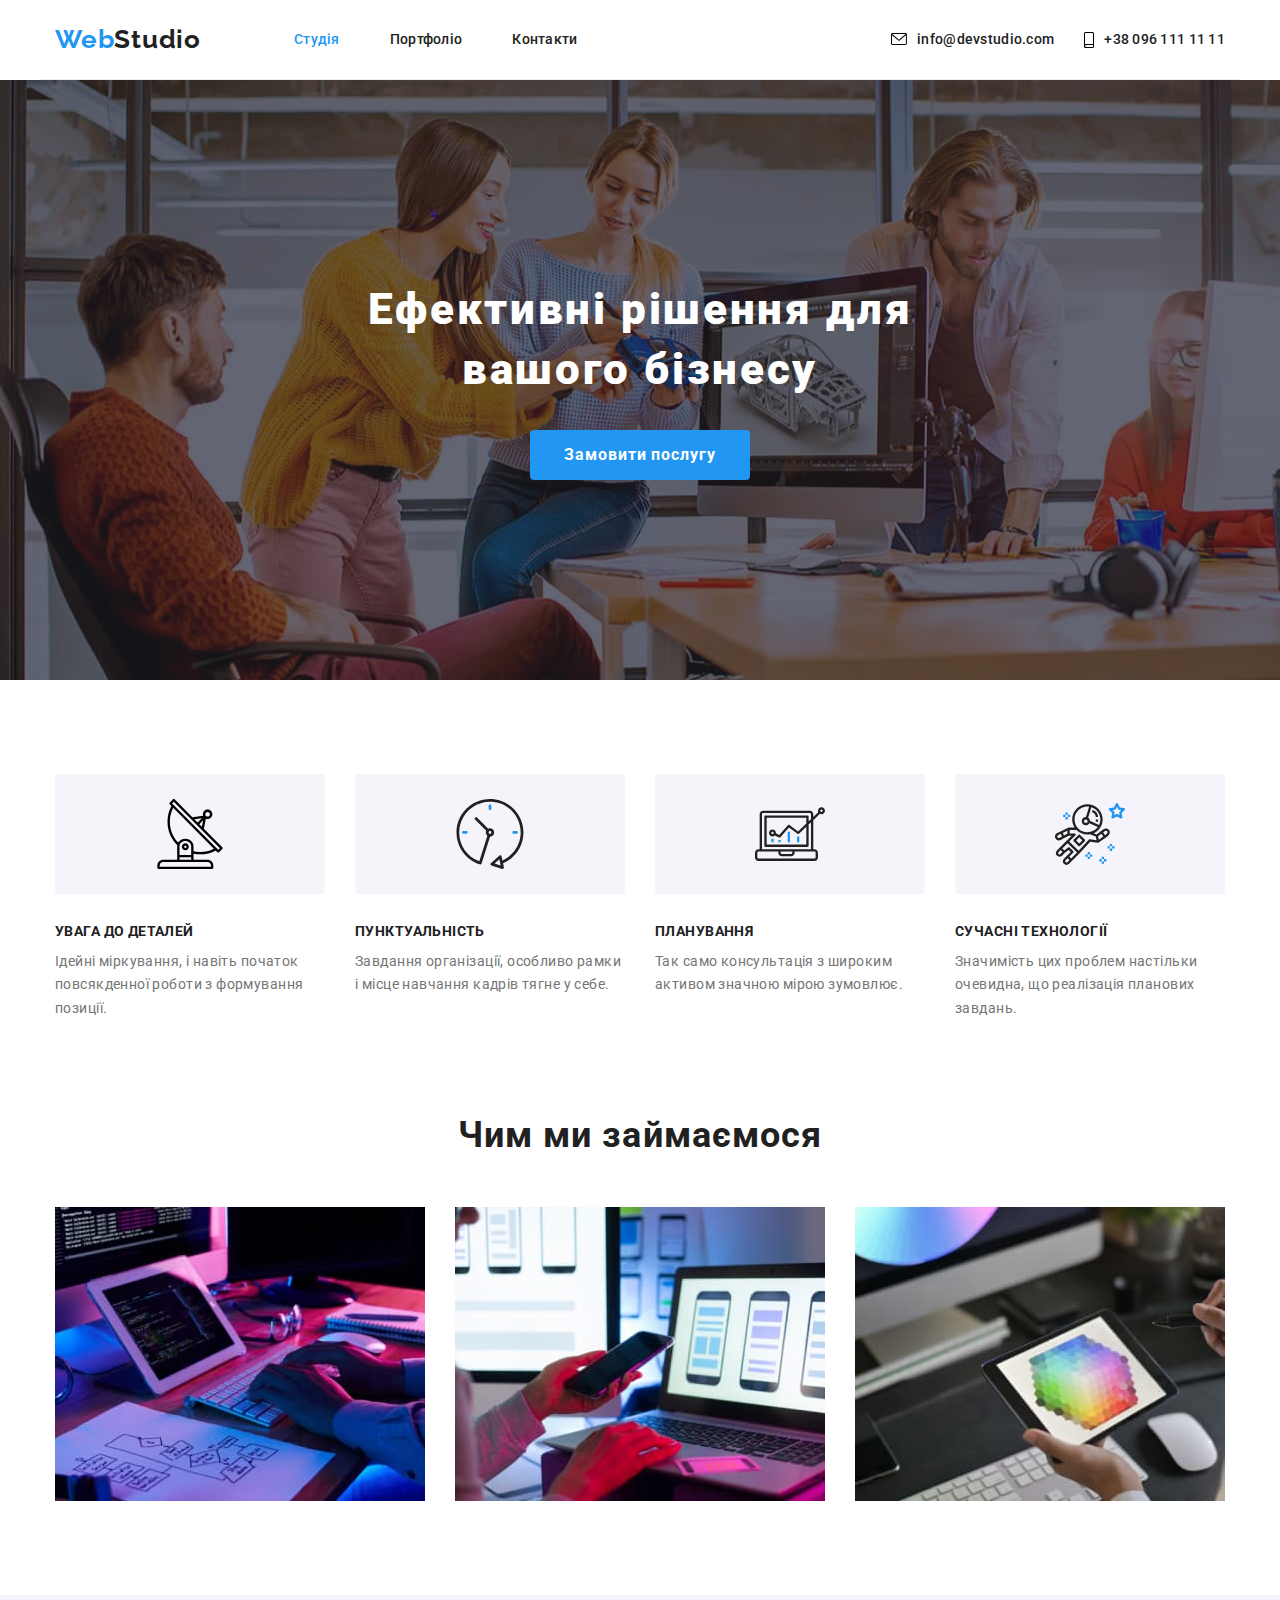
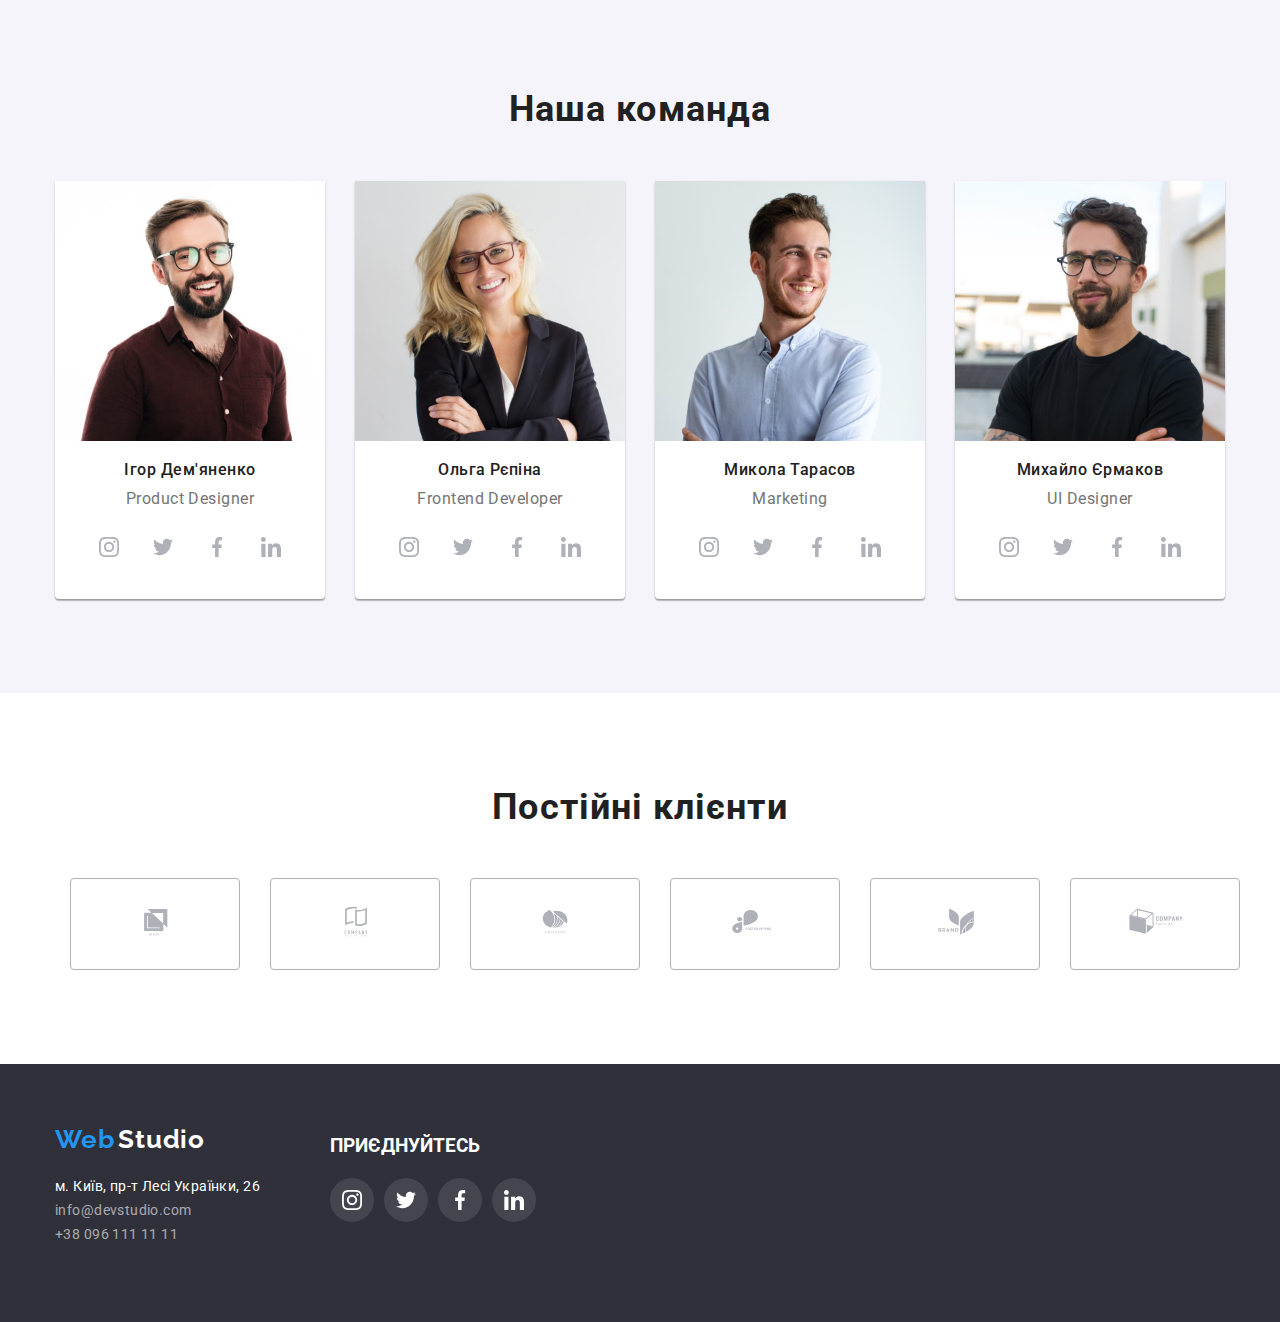
<file: index.html>
<!DOCTYPE html>
<html lang="uk">

<head>
  <meta charset="UTF-8" />
  <meta http-equiv="X-UA-Compatible" content="IE=edge" />
  <meta name="viewport" content="width=device-width, initial-scale=1.0" />
  <title>Студія</title>
  <link rel="preconnect" href="https://fonts.googleapis.com" />
  <link rel="preconnect" href="https://fonts.gstatic.com" crossorigin />
  <link href="https://fonts.googleapis.com/css2?family=Raleway:wght@700&family=Roboto:wght@400;500;700;900&display=swap"
    rel="stylesheet" />
  <link rel="stylesheet"
    href="https://cdnjs.cloudflare.com/ajax/libs/modern-normalize/1.1.0/modern-normalize.min.css" />
  <link rel="stylesheet" href="./css/styles.css" />
</head>

<body>
  <header>
    <div class="container header">
      <a href="/" class="logo"> <span class="logo-title">Web</span>Studio </a>
      <nav>
        <ul class="site-nav list">
          <li class="item"><a href="./index.html" class="link current">Студія</a></li>
          <li class="item"><a href="./portfolio.html" class="link">Портфоліо</a></li>
          <li class="item"><a href="" class="link">Контакти</a></li>
        </ul>
      </nav>
      <ul class="auth-nav list">
        <li class="item-auth-nav">

          <a href="mailto:info@devstudio.com" class="link"><svg class="icon-clients-nav" width="16" height="12">
              <use href="./images/SVG/icons/symbol-defs.svg#icon-mail">
              </use>
            </svg>
            info@devstudio.com</a>
        </li>
        <li class="item-auth-nav">

        </li>
        <li class="item-auth-nav">

          <a class="link" href="tel:+380961111111"> <svg class="icon-clients-nav" width="10" height="16">
              <use href="./images/SVG/icons/symbol-defs.svg#icon-tel">
              </use>
            </svg> +38 096 111 11 11</a>
        </li>
      </ul>
    </div>
  </header>
  <main>
    <!-- Головний баннер -->
    <section class="section-hero">
      <div class="container hero">
        <h1 class="hero-title">Ефективні рішення для <br> вашого бізнесу</h1>
        <button type="button" class="hero-button">Замовити послугу</button>
      </div>
    </section>


    <!-- preferens -->
    <section class="section-preferens">
      <div class="container preferens">
        <h2 class="visually-hidden">Наші переваги</h2>
        <ul class="list-item">
          <li class="itempr item-1">
            <div class="icon-preferens">
              <svg class="preferens-svg" width="70" height="70">
                <use href="./images/SVG/icons/symbol-defs.svg#icon-Group-1"></use>
              </svg>
            </div>
            <h3 class="title-preferens">УВАГА ДО ДЕТАЛЕЙ</h3>
            <p class="p-preferens">
              Ідейні міркування, і навіть початок повсякденної роботи з формування позиції.
            </p>
          </li>
          <li class="itempr item-2">
            <div class="icon-preferens">
              <svg class="preferens-svg" width="70" height="70">
                <use href="./images/SVG/icons/symbol-defs.svg#icon-Group-2"></use>
              </svg>
            </div>
            <h3 class="title-preferens">ПУНКТУАЛЬНІСТЬ</h3>
            <p class="p-preferens">
              Завдання організації, особливо рамки і місце навчання кадрів тягне у себе.
            </p>
          </li>
          <li class="itempr item-3">
            <div class="icon-preferens">
              <svg class="preferens-svg" width="70" height="70">
                <use href="./images/SVG/icons/symbol-defs.svg#icon-Group-3"></use>
              </svg>
            </div>
            <h3 class="title-preferens">ПЛАНУВАННЯ</h3>
            <p class="p-preferens">
              Так само консультація з широким активом значною мірою зумовлює.
            </p>
          </li>
          <li class="itempr item-4">
            <div class="icon-preferens">
              <svg class="preferens-svg" width="70" height="70">
                <use href="./images/SVG/icons/symbol-defs.svg#icon-Group-4"></use>
              </svg>
            </div>
            <h3 class="title-preferens">СУЧАСНІ ТЕХНОЛОГІЇ</h3>
            <p class="p-preferens">
              Значимість цих проблем настільки очевидна, що реалізація планових завдань.
            </p>
          </li>
        </ul>
      </div>
    </section>

    <!-- Зразки роботи -->
    <section class="section-examples">
      <div class="container examples">
        <h2 class="title-examples">Чим ми займаємося</h2>
        <ul class="list-examples">
          <li class="link-examples"><img src="./images/box1.jpg" alt="box1" width="370" height="294" /></li>
          <li class="link-examples"><img src="./images/box2.jpg" alt="box2" width="370" height="294" /></li>
          <li class="link-examples"><img src="./images/box3.jpg" alt="box3" width="370" height="294" /></li>
        </ul>
      </div>
    </section>

    <!-- team -->
    <section class="section-team">

      <h2 class="title-examples">Наша команда</h2>
      <div class="container team">
        <ul class="list-team">
          <li class="link-team">
            <img src="./images/team1.jpg" alt="t1" width="270" height="260" />
            <h3 class="team-title">Ігор Дем'яненко</h3>
            <p class="p-team">Product Designer</p>
            <ul class="action">
              <li class="action-link"><a href="https://www.instagram.com" target="_blank"
                  rel="noreferrer noopener nooferrer" class="link-action">
                  <svg class="social-icon" width="20" height="20">
                    <use href="./images/SVG/icons/symbol-defs.svg#icon-instagram">
                    </use>
                  </svg>
                </a>
              </li>
              <li class="action-link"><a href="https://www.twitter.com/" target="_blank"
                  rel="noreferrer noopener nooferrer" class="link-action">
                  <svg class="social-icon" width="20" height="20">
                    <use href="./images/SVG/icons/symbol-defs.svg#icon-twitter">
                    </use>
                  </svg>
                </a>
              </li>
              <li class="action-link"><a href="https://www.facebook.com/" target="_blank"
                  rel="noreferrer noopener nooferrer" class="link-action">
                  <svg class="social-icon" width="20" height="20">
                    <use href="./images/SVG/icons/symbol-defs.svg#icon-facebook">
                    </use>
                  </svg>
                </a>
              </li>
              <li class="action-link"><a href="https://www.linkedin.com/" target="_blank"
                  rel="noreferrer noopener nooferrer" class="link-action">
                  <svg class="social-icon" width="20" height="20">
                    <use href="./images/SVG/icons/symbol-defs.svg#icon-linkedin">
                    </use>
                  </svg>
                </a>
              </li>
            </ul>
          </li>

          <li class="link-team">
            <img src="./images/team2.jpg" alt="t2" width="270" height="260" />
            <h3 class="team-title">Ольга Рєпіна</h3>
            <p class="p-team">Frontend Developer</p>
            <ul class="action">
              <li><a href="https://www.instagram.com" target="_blank" rel="noreferrer noopener nooferrer"
                  class="link-action">
                  <svg class="social-icon" width="20" height="20">
                    <use href="./images/SVG/icons/symbol-defs.svg#icon-instagram">
                    </use>
                  </svg>
                </a>
              </li>
              <li>
                <a href="https://www.twitter.com/" target="_blank" rel="noreferrer noopener nooferrer"
                  class="link-action">
                  <svg class="social-icon" width="20" height="20">
                    <use href="./images/SVG/icons/symbol-defs.svg#icon-twitter">
                    </use>
                  </svg>
                </a>
              </li>
              <li>
                <a href="https://www.facebook.com/" target="_blank" rel="noreferrer noopener nooferrer"
                  class="link-action">
                  <svg class="social-icon" width="20" height="20">
                    <use href="./images/SVG/icons/symbol-defs.svg#icon-facebook">
                    </use>
                  </svg>
                </a>
              </li>
              <li>
                <a href="https://www.linkedin.com/" target="_blank" rel="noreferrer noopener nooferrer"
                  class="link-action">
                  <svg class="social-icon" width="20" height="20">
                    <use href="./images/SVG/icons/symbol-defs.svg#icon-linkedin">
                    </use>
                  </svg>
                </a>
              </li>
            </ul>

          </li>
          <li class="link-team">
            <img src="./images/team3.jpg" alt="t3" width="270" height="260" />
            <h3 class="team-title">Микола Тарасов</h3>
            <p class="p-team">Marketing</p>
            <ul class="action">
              <li><a href="https://www.instagram.com" target="_blank" rel="noreferrer noopener nooferrer"
                  class="link-action">
                  <svg class="social-icon" width="20" height="20">
                    <use href="./images/SVG/icons/symbol-defs.svg#icon-instagram">
                    </use>
                  </svg>
                </a>
              </li>
              <li>
                <a href="https://www.twitter.com/" target="_blank" rel="noreferrer noopener nooferrer"
                  class="link-action">
                  <svg class="social-icon" width="20" height="20">
                    <use href="./images/SVG/icons/symbol-defs.svg#icon-twitter">
                    </use>
                  </svg>
                </a>
              </li>
              <li>
                <a href="https://www.facebook.com/" target="_blank" rel="noreferrer noopener nooferrer"
                  class="link-action">
                  <svg class="social-icon" width="20" height="20">
                    <use href="./images/SVG/icons/symbol-defs.svg#icon-facebook">
                    </use>
                  </svg>
                </a>
              </li>
              <li>
                <a href="https://www.linkedin.com/" target="_blank" rel="noreferrer noopener nooferrer"
                  class="link-action">
                  <svg class="social-icon" width="20" height="20">
                    <use href="./images/SVG/icons/symbol-defs.svg#icon-linkedin">
                    </use>
                  </svg>
                </a>
              </li>
            </ul>
          </li>

          <li class="link-team">
            <img src="./images/team4.jpg" alt="t4" width="270" height="260" />
            <h3 class="team-title">Михайло Єрмаков</h3>
            <p class="p-team">UI Designer</p>
            <ul class="action">
              <li class="social-item">
                <a href="https://www.instagram.com" target="_blank" rel="noreferrer noopener nooferrer"
                  class="link-action">
                  <svg class="social-icon" width="20" height="20">
                    <use href="./images/SVG/icons/symbol-defs.svg#icon-instagram">
                    </use>
                  </svg>
                </a>
              </li>
              <li class="social-item">
                <a href="https://www.twitter.com/" target="_blank" rel="noreferrer noopener nooferrer"
                  class="link-action">
                  <svg class="social-icon" width="20" height="20">
                    <use href="./images/SVG/icons/symbol-defs.svg#icon-twitter">
                    </use>
                  </svg>
                </a>
              </li>
              <li class="social-item">
                <a href="https://www.facebook.com/" target="_blank" rel="noreferrer noopener nooferrer"
                  class="link-action">
                  <svg class="social-icon" width="20" height="20">
                    <use href="./images/SVG/icons/symbol-defs.svg#icon-facebook">
                    </use>
                  </svg>
                </a>
              </li>
              <li class="social-item">
                <a href="https://www.linkedin.com/" target="_blank" rel="noreferrer noopener nooferrer"
                  class="link-action">
                  <svg class="social-icon" width="20" height="20">
                    <use href="./images/SVG/icons/symbol-defs.svg#icon-linkedin">
                    </use>
                  </svg>
                </a>
              </li>
            </ul>
          </li>
        </ul>
      </div>
    </section>

    <!-- Клієнти -->
    <section class="sectio-clients">
      <div class="container clients">
        <h2 class="title-clients">Постійні клієнти</h2>
        <ul class="link-clients">
          <li class="item-clients">
            <a class="li-clients" href="#" target="_blank" rel="noopener noreferrer nofollow">
              <svg class="icon-clients" width="106" height="60">
                <use href="./images/SVG/icons/symbol-defs.svg#icon-Client-1"></use>
              </svg>
            </a>
          </li>
          <li class="item-clients">
            <a class="li-clients" href="#" target="_blank" rel="noopener noreferrer nofollow">
              <svg class="icon-clients" width="106" height="60">
                <use href="./images/SVG/icons/symbol-defs.svg#icon-Client-2"></use>
              </svg>
            </a>
          </li>
          <li class="item-clients">
            <a class="li-clients" href="#" target="_blank" rel="noopener noreferrer nofollow">
              <svg class="icon-clients" width="106" height="60">
                <use href="./images/SVG/icons/symbol-defs.svg#icon-Client-3"></use>
              </svg>
            </a>
          </li>
          <li class="item-clients">
            <a class="li-clients" href="#" target="_blank" rel="noopener noreferrer nofollow">
              <svg class="icon-clients" width="106" height="60">
                <use href="./images/SVG/icons/symbol-defs.svg#icon-Client-4"></use>
              </svg>
            </a>
          </li>
          <li class="item-clients">
            <a class="li-clients" href="#" target="_blank" rel="noopener noreferrer nofollow">
              <svg class="icon-clients" width="106" height="60">
                <use href="./images/SVG/icons/symbol-defs.svg#icon-Client-5"></use>
              </svg>
            </a>
          </li>
          <li class="item-clients">
            <a class="li-clients" href="#" target="_blank" rel="noopener noreferrer nofollow">
              <svg class="icon-clients" width="106" height="60">
                <use href="./images/SVG/icons/symbol-defs.svg#icon-Client-6"></use>
              </svg>
            </a>
          </li>
        </ul>
      </div>

    </section>

  </main>

  <footer class="footer">
    <div class="container footblock">
      <div class="footer-adress">
        <a href="/" class="logo-footer"> <span class="logo-title">Web</span> <span class="footer-logo">Studio</span></a>
        <address>
          <ul class="list-footer">
            <li class="link-footer">
              <a href="https://goo.gl/maps/RN6VaMhkWxTvhAsJA" target="_blank" rel="noopener noreferrer nofollow">
                <span class="geo">м. Київ, пр-т Лесі Українки, 26</span> </a>
            </li>
            <li class="link-footer"><a href="mailto:info@devstudio.com">info@devstudio.com</a></li>
            <li class="link-footer"><a href="tel:380961111111">+38 096 111 11 11</a></li>
          </ul>
        </address>
      </div>
      <div class="footlist">
        <h3 class="title-footer">ПРИЄДНУЙТЕСЬ</h3>
        <ul class="footer-list">
          <li class="footer-link">
            <a href="https://www.instagram.com" target="_blank" rel="noreferrer noopener nooferrer"
              class="link-action-footer">
              <svg class="social-icon-footer" width="20" height="20">
                <use href="./images/SVG/icons/symbol-defs.svg#icon-instagram">
                </use>
              </svg>
            </a>
          </li>
          <li class="footer-link">
            <a href="https://www.twitter.com/" target="_blank" rel="noreferrer noopener nooferrer"
              class="link-action-footer">
              <svg class="social-icon-footer" width="20" height="20">
                <use href="./images/SVG/icons/symbol-defs.svg#icon-twitter">
                </use>
              </svg>
            </a>
          </li>
          <li class="footer-link">
            <a href="https://www.facebook.com/" target="_blank" rel="noreferrer noopener nooferrer"
              class="link-action-footer">
              <svg class="social-icon-footer" width="20" height="20">
                <use href="./images/SVG/icons/symbol-defs.svg#icon-facebook">
                </use>
              </svg>
            </a>
          </li>
          <li class="footer-link">
            <a href="https://www.linkedin.com/" target="_blank" rel="noreferrer noopener nooferrer"
              class="link-action-footer">
              <svg class="social-icon-footer" width="20" height="20">
                <use href="./images/SVG/icons/symbol-defs.svg#icon-linkedin">
                </use>
              </svg>
            </a>
          </li>
        </ul>
      </div>

  </footer>

</body>


</html>
</file>
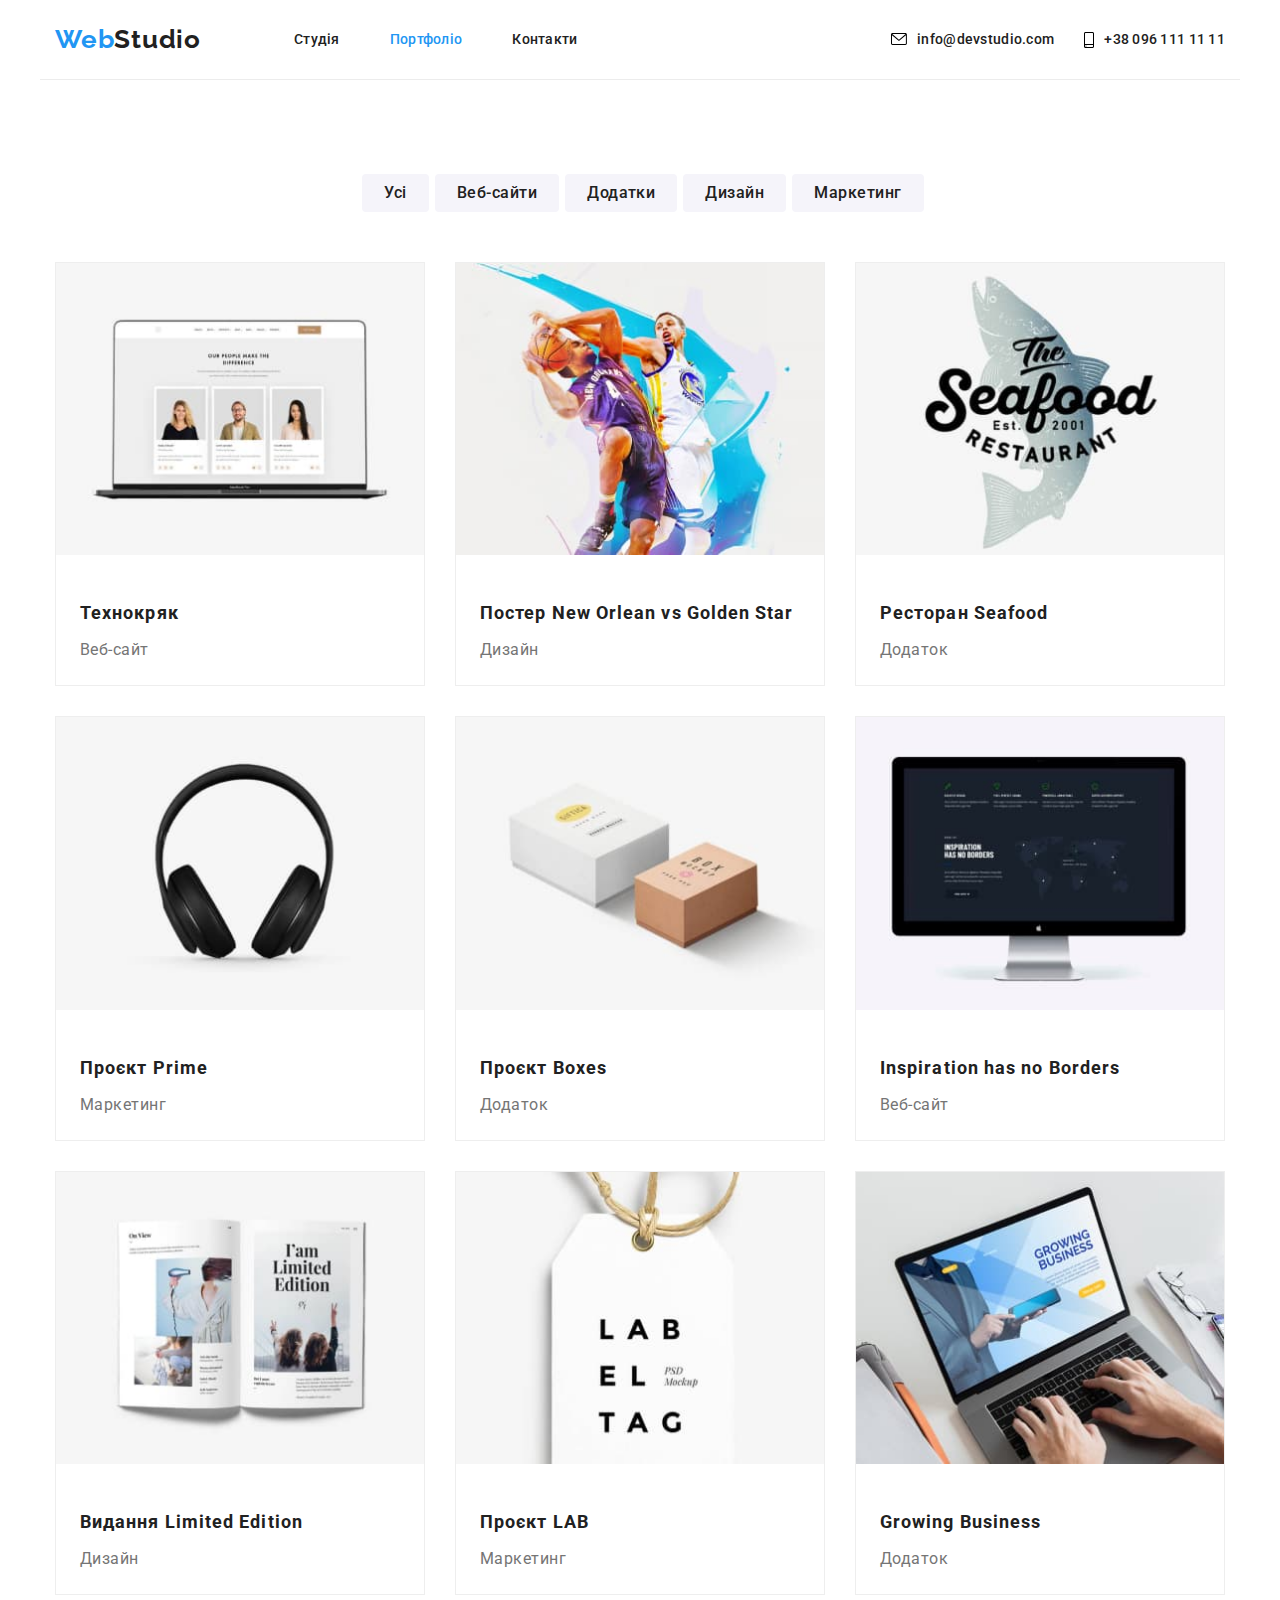
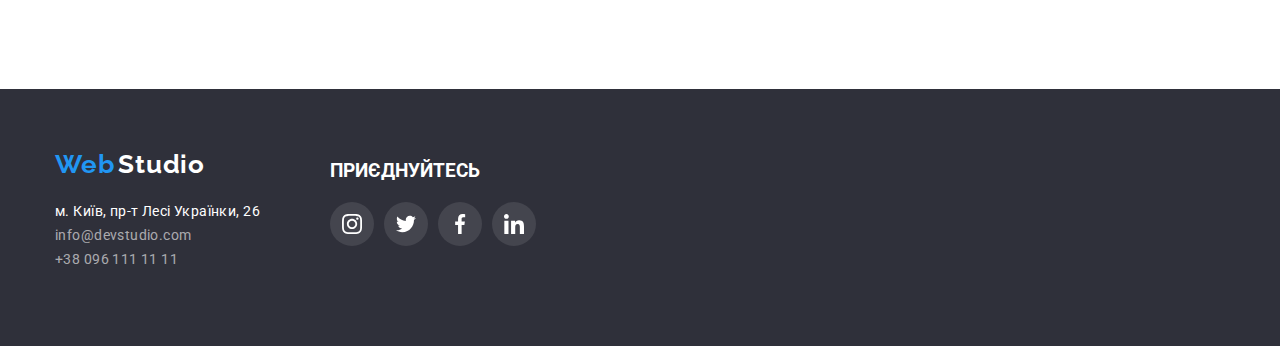
<file: portfolio.html>
<!DOCTYPE html>
<html lang="uk">

<head>
  <meta charset="UTF-8" />
  <meta http-equiv="X-UA-Compatible" content="IE=edge" />
  <meta name="viewport" content="width=device-width, initial-scale=1.0" />
  <title>Портфоліо</title>
  <link rel="preconnect" href="https://fonts.googleapis.com">
  <link rel="preconnect" href="https://fonts.gstatic.com" crossorigin>
  <link href="https://fonts.googleapis.com/css2?family=Raleway:wght@700&family=Roboto:wght@400;500;700;900&display=swap"
    rel="stylesheet">
  <link rel="stylesheet" href="https://cdnjs.cloudflare.com/ajax/libs/modern-normalize/1.1.0/modern-normalize.min.css">
  <link rel="stylesheet" href="./css/styles.css" />


</head>

<body>
  <header>
    <div class="container header">
      <a href="/" class="logo"> <span class="logo-title">Web</span>Studio </a>
      <nav>
        <ul class="site-nav list">
          <li class="item"><a href="./index.html" class="link">Студія</a></li>
          <li class="item"><a href="./portfolio.html" class="link current">Портфоліо</a></li>
          <li class="item"><a href="" class="link">Контакти</a></li>
        </ul>
      </nav>
      <ul class="auth-nav list">
        <li class="item-auth-nav">

          <a href="mailto:info@devstudio.com" class="link"><svg class="icon-clients-nav" width="16" height="12">
              <use href="./images/SVG/icons/symbol-defs.svg#icon-mail">
              </use>
            </svg>
            info@devstudio.com</a>
        </li>
        <li class="item-auth-nav">

        </li>
        <li class="item-auth-nav">

          <a class="link" href="tel:+380961111111"> <svg class="icon-clients-nav" width="10" height="16">
              <use href="./images/SVG/icons/symbol-defs.svg#icon-tel">
              </use>
            </svg> +38 096 111 11 11</a>
        </li>
      </ul>
    </div>
  </header>


  <main>
    <section class="section-filter">
      <h1 class=" visually-hidden">Портфоліо</h1>
      <div class="container filter">
        <ul class="filter">
          <li class="filter-btn"><button type="button">Усі</button></li>
          <li class="filter-btn"><button type="button">Веб-сайти</button></li>
          <li class="filter-btn"><button type="button">Додатки</button></li>
          <li class="filter-btn"><button type="button">Дизайн</button></li>
          <li class="filter-btn"><button type="button">Маркетинг</button></li>
        </ul>
      </div>

      <div class="container flex">
        <ul class="list-filter">
          <li class="item-filter">
            <a href="#">
              <img src="./images/portfolio/pf1.jpg" alt="foto1" width="370" height="294">
              <div class="container fotoport">
                <h2 class="foto-title">Технокряк</h2>
                <p class="p-portfolio">Веб-сайт</p>
              </div>
            </a>
          </li>
          <li class="item-filter">
            <a href="#">
              <img src="./images/portfolio/pf2.jpg" alt="foto2" width="370" height="294">
              <div class="container fotoport">
                <h2 class="foto-title">Постер New Orlean vs Golden Star</h2>
                <p class="p-portfolio">Дизайн</p>
              </div>
            </a>
          </li>
          <li class="item-filter">
            <a href="#">
              <img src="./images/portfolio/pf3.jpg" alt="foto3" width="370" height="294">
              <div class="container fotoport">
                <h2 class="foto-title">Ресторан Seafood</h2>
                <p class="p-portfolio">Додаток</p>
              </div>
            </a>
          </li>
          <li class="item-filter">
            <a href="#">
              <img src="./images/portfolio/pf4.jpg" alt="foto4" width="370" height="294">
              <div class="container fotoport">
                <h2 class="foto-title">Проєкт Prime</h2>
                <p class="p-portfolio">Маркетинг</p>
              </div>
            </a>
          </li>
          <li class="item-filter">
            <a href="#">
              <img src="./images/portfolio/pf5.jpg" alt="foto5" width="370" height="294">
              <div class="container fotoport">
                <h2 class="foto-title">Проєкт Boxes</h2>
                <p class="p-portfolio">Додаток</p>
              </div>
            </a>
          </li>
          <li class="item-filter">
            <a href="#">
              <img src="./images/portfolio/pf6.jpg" alt="foto6" width="370" height="294">
              <div class="container fotoport">
                <h2 class="foto-title">Inspiration has no Borders</h2>
                <p class="p-portfolio">Веб-сайт</p>
              </div>
            </a>
          </li>
          <li class="item-filter">
            <a href="#">
              <img src="./images/portfolio/pf7.jpg" alt="foto7" width="370" height="294">
              <div class="container fotoport">
                <h2 class="foto-title">Видання Limited Edition</h2>
                <p class="p-portfolio">Дизайн</p>
              </div>
            </a>
          </li>
          <li class="item-filter">
            <a href="#">
              <img src="./images/portfolio/pf8.jpg" alt="foto8" width="370" height="294">
              <div class="container fotoport">
                <h2 class="foto-title">Проєкт LAB</h2>
                <p class="p-portfolio">Маркетинг</p>
              </div>
            </a>
          </li>
          <li class="item-filter">
            <a href="#">
              <img src="./images/portfolio/pf9.jpg" alt="foto9" width="370" height="294">
              <div class="container fotoport">
                <h2 class="foto-title">Growing Business</h2>
                <p class="p-portfolio">Додаток</p>
              </div>
            </a>
          </li>
          </a>
        </ul>
      </div>


    </section>
  </main>

  <footer class="footer">
    <div class="container footblock">
      <div class="footer-adress">
        <a href="/" class="logo-footer"> <span class="logo-title">Web</span> <span class="footer-logo">Studio</span></a>
        <address>
          <ul class="list-footer">
            <li class="link-footer">
              <a href="https://goo.gl/maps/RN6VaMhkWxTvhAsJA" target="_blank" rel="noopener noreferrer nofollow">
                <span class="geo">м. Київ, пр-т Лесі Українки, 26</span> </a>
            </li>
            <li class="link-footer"><a href="mailto:info@devstudio.com">info@devstudio.com</a></li>
            <li class="link-footer"><a href="tel:380961111111">+38 096 111 11 11</a></li>
          </ul>
        </address>
      </div>
      <div class="footlist">
        <h3 class="title-footer">ПРИЄДНУЙТЕСЬ</h3>
        <ul class="footer-list">
          <li class="footer-link">
            <a href="https://www.instagram.com" target="_blank" rel="noreferrer noopener nooferrer"
              class="link-action-footer">
              <svg class="social-icon-footer" width="20" height="20">
                <use href="./images/SVG/icons/symbol-defs.svg#icon-instagram">
                </use>
              </svg>
            </a>
          </li>
          <li class="footer-link">
            <a href="https://www.twitter.com/" target="_blank" rel="noreferrer noopener nooferrer"
              class="link-action-footer">
              <svg class="social-icon-footer" width="20" height="20">
                <use href="./images/SVG/icons/symbol-defs.svg#icon-twitter">
                </use>
              </svg>
            </a>
          </li>
          <li class="footer-link">
            <a href="https://www.facebook.com/" target="_blank" rel="noreferrer noopener nooferrer"
              class="link-action-footer">
              <svg class="social-icon-footer" width="20" height="20">
                <use href="./images/SVG/icons/symbol-defs.svg#icon-facebook">
                </use>
              </svg>
            </a>
          </li>
          <li class="footer-link">
            <a href="https://www.linkedin.com/" target="_blank" rel="noreferrer noopener nooferrer"
              class="link-action-footer">
              <svg class="social-icon-footer" width="20" height="20">
                <use href="./images/SVG/icons/symbol-defs.svg#icon-linkedin">
                </use>
              </svg>
            </a>
          </li>
        </ul>
      </div>

  </footer>
</body>

</html>
</file>
<file: css/styles.css>
:root {
  --primary-text-color: #212121;
  --title-tex-color: #757575;
  --accent-color: #2196f3;
  --pimary-white-color: #ffffff;
  --secondary-white-color: #f5f5f5;
  --primary-background-color: #2f303a;
  --footer-color: rgba(255, 255, 255, 0.6);
  --color-btn-bg: #f5f4fa;
  --icon-color: #afb1b8;
}

img {
  display: block;
  max-width: 100%;
  height: auto;
}

body {
  color: var(--primary-text-color);
  font-family: Roboto, sans-serif;
}

/* Утіліти */
.list,
.filter,
.list-item,
.list-filter,
.list-style,
.list-examples,
.list-team,
.list-footer,
ul {
  list-style: none;
  padding: 0;
  margin: 0;
}

*,
*::before,
*::after {
  box-sizing: border-box;
}

h1,
h2,
h3,
h4,
h5,
h6,
p,
ul {
  margin-top: 0;
  margin-bottom: 0;
}

.container {
  max-width: 1200px;
  margin-left: auto;
  margin-right: auto;
  /* outline: 2px solid tomato; */
  padding-left: 15px;
  padding-right: 15px;
}

.section-hero,
.section-preferens,
.section-examples,
.section-team,
.section-filter,
.section-clients {
  padding-top: 94px;
  padding-bottom: 94px;
}

.logo {
  padding-top: 24px;
  padding-bottom: 25px;

  color: var(--primary-text-color);
  font-family: Raleway, sans-serif;
  font-weight: 700;
  font-size: 26px;
  line-height: 1.19;
  letter-spacing: 0.03em;
  text-decoration: none;
}

.logo-title {
  color: var(--accent-color);
  font-family: 'Raleway';
  font-style: normal;
  font-weight: 700;
  font-size: 26px;
  line-height: 1.19;
  letter-spacing: 0.03em;
}

/* site-nav */
.header {
  display: flex;
  align-items: center;
  border-bottom: 1px solid #ececec;
  height: 80px;
}

.site-nav {
  display: flex;
  margin-left: 93px;
}

.site-nav .item + .item {
  margin-left: 50px;
}

.site-nav .link {
  display: block;
  padding-top: 32px;
  padding-bottom: 32px;

  color: var(--primary-text-color);
  font-weight: 500;
  font-size: 14px;
  line-height: 1.14;
  letter-spacing: 0.02em;
  text-decoration: none;
}

.site-nav .link:hover,
.site-nav .link:focus {
  color: var(--accent-color);
}

.site-nav .link.current {
  color: var(--accent-color);
}

/* auth-nav */

.auth-nav {
  display: flex;
  margin-left: auto;
}

.auth-nav .link {
  display: flex;
  align-items: center;
  padding-top: 32px;
  padding-bottom: 32px;
  color: var(--primary-text-color);
  font-weight: 500;
  font-size: 14px;
  line-height: 1.14;
  letter-spacing: 0.02em;
  text-decoration: none;
}

.link:hover,
.link:focus {
  color: var(--accent-color);
  font-weight: 500;
  fill: var(--accent-color);
}
.link {
  font-size: 14px;
  line-height: 1.14;
  letter-spacing: 0.02em;
}

.icon-clients-nav {
  margin-right: 10px;
}

.item-auth-nav {
  display: flex;
  align-items: center;
  justify-content: start;
}

.item-auth-nav:nth-child(3) {
  margin-left: 30px;
}

/* hero */

.section-hero {
  max-width: 1600px;
  background: rgba(47, 48, 58, 0.4);
  text-align: center;
  padding-top: 200px;
  padding-bottom: 200px;
  margin-left: auto;
  margin-right: auto;
  background-image: linear-gradient(to right, rgba(47, 48, 58, 0.4), rgba(47, 48, 58, 0.4)),
    url(../images/hat.jpg);
}

.hero {
  display: block;
  /* background-color: var(--primary-background-color); */
}

.hero-title {
  display: block;
  color: var(--pimary-white-color);
  font-weight: 900;
  font-size: 44px;
  line-height: 1.36;
  letter-spacing: 0.06em;
  margin-bottom: 30px;
}

/* button */

.hero-button {
  display: block;
  padding: 10px 34px;
  min-width: 216px;
  text-align: center;
  border-radius: 4px;

  font-weight: 700;
  font-size: 16px;
  line-height: 1.87;
  letter-spacing: 0.06em;
  color: var(--pimary-white-color);
  background-color: var(--accent-color);
  cursor: pointer;
  border: none;
  margin-left: auto;
  margin-right: auto;
}

.link :hover,
.link :focus {
  color: var(--pimary-white-color);
}

/* Кнопки svg */

.action {
  display: flex;
  list-style: none;
  justify-content: space-between;
  padding-top: 16px;
  padding-bottom: 30px;
  padding-left: 32px;
  padding-right: 32px;
  width: 270px;
}

.link-action {
  display: flex;
  align-items: center;
  justify-content: center;
  color: var(--icon-color);
  border-radius: 50%;
}

.social-icon {
  width: 44px;
  height: 44px;
  padding: 12px;
  fill: currentColor;
}

.action-link:hover svg {
  fill: currentColor;
}

.link-action:hover {
  background-color: var(--accent-color);
  color: var(--pimary-white-color);
}

/* section */

.list-item {
  display: flex;
  flex-wrap: wrap;
  gap: 30px;
  justify-content: space-between;
}

.itempr {
  max-width: 270px;
}

.itempr .section-preferens {
  color: var(--primary-text-color);
  font-weight: 500;
  font-size: 16px;
  line-height: 1.18;
}

.itempr .title-preferens {
  font-size: 14px;
  line-height: 1.14;
  letter-spacing: 0.03em;
}

.icon-preferens {
  display: flex;
  align-items: center;
  justify-content: center;
  margin-bottom: 30px;
  padding: 25px 100px;

  background: var(--color-btn-bg);
  border-radius: 4px;
}

.p-preferens {
  padding-top: 10px;
  font-size: 14px;
  line-height: 1.71;
  letter-spacing: 0.03em;
  color: var(--title-tex-color);
}

/* Чим ми займаємось */

.section-examples {
  padding-top: 0;
}

.list-examples {
  display: flex;
  flex-wrap: nowrap;
  justify-content: space-between;
}

.list-examples .link-examples + .link-examples {
  margin-left: 30px;
}

.title-examples {
  text-align: center;
  padding-bottom: 50px;
  margin: auto;
  font-size: 36px;
  line-height: 1.16;
  letter-spacing: 0.03em;
  color: var(--primary-text-color);
}

/* Наша команда */

.team {
  display: flex;
  justify-content: space-between;
  list-style: none;
}

.list-team {
  display: flex;
  flex-wrap: nowrap;
  justify-content: center;
}

.link-team {
  background-color: var(--pimary-white-color);
  box-shadow: 0px 1px 3px rgba(0, 0, 0, 0.12), 0px 1px 1px rgba(0, 0, 0, 0.14),
    0px 2px 1px rgba(0, 0, 0, 0.2);
  border-radius: 0px 0px 4px 4px;
}

.list-team .link-team + .link-team {
  margin-left: 30px;
}

.team-title {
  padding-top: 20px;
  font-weight: 500;
  font-size: 16px;
  line-height: 1.18;
  letter-spacing: 0.03em;
  color: var(--primary-text-color);
  text-align: center;
}

.p-team {
  padding-top: 10px;
  font-size: 16px;
  line-height: 1.18;
  letter-spacing: 0.03em;
  color: var(--title-tex-color);
  text-align: center;
}

.section-team {
  background-color: var(--color-btn-bg);
}

/* footer */
.footer {
  background-color: var(--primary-background-color);
}

.footer-list {
  display: flex;
}

.footer-adress {
  margin: 60px 0;
}

.link-footer .geo {
  font-size: 14px;
  line-height: 1.71;
  letter-spacing: 0.03em;
  color: var(--pimary-white-color);
  background: var(--primary-background-color);
}

.link-footer a {
  font-style: normal;
  font-size: 14px;
  line-height: 1.71;
  letter-spacing: 0.03em;
  color: var(--footer-color);
  background: var(--primary-background-color);
  text-decoration: none;
}

.link-footer :hover,
.link-footer :focus {
  color: var(--accent-color);
}

.footer-logo {
  font-family: 'Raleway';
  font-style: normal;
  font-weight: 700;
  font-size: 26px;
  line-height: 1.19;
  letter-spacing: 0.03em;
  color: var(--pimary-white-color);
}
.logo-footer {
  display: block;
  margin-bottom: 20px;
}

.footblock {
  display: flex;
  gap: 70px;
}

.footlist {
  padding-left: 70;
  margin-right: auto;
  margin-top: 72px;
  margin-bottom: 100px;
}

.title-footer {
  padding-bottom: 20px;
  color: var(--pimary-white-color);
}

.footer-link {
  background: rgba(255, 255, 255, 0.1);
  border-radius: 50%;
}

.link-action-footer {
  display: flex;
  align-items: center;
  justify-content: center;
  width: 44px;
  height: 44px;
  fill: var(--pimary-white-color);
}

.social-icon-footer {
  fill: var(--pimary-white-color);
}

.footer-link:not(:first-child) {
  margin-left: 10px;
}

.footer-link:hover {
  background-color: var(--accent-color);
}

/* portfolio */

.list-filter {
  display: flex;
  flex-wrap: wrap;
  list-style: none;
  gap: 30px;
}

.item-filter {
  width: 370px;
  border: 1px solid #eeeeee;
}

.fotoport {
  padding-top: 20px;
  padding-right: 24px;
  padding-bottom: 20px;
  padding-left: 24px;
}

.item-filter:nth-child(3n) {
  margin: 0;
}

.item-filter:nth-last-child(-n + 3) {
  margin-bottom: 0;
}

.flex,
.filter {
  width: 1200px;
}

.foto-title {
  padding-top: 20px;
  margin-bottom: 4px;

  font-weight: 700;
  font-size: 18px;
  line-height: 2;
  letter-spacing: 0.06em;
  color: var(--primary-text-color);
}

.p-portfolio {
  font-weight: 400;

  font-size: 16px;
  line-height: 1.87;
  letter-spacing: 0.03em;
  color: var(--title-tex-color);
}

.item-filter:hover {
  box-shadow: 0px 1px 1px rgba(0, 0, 0, 0.12), 0px 4px 4px rgba(0, 0, 0, 0.06),
    1px 4px 6px rgba(0, 0, 0, 0.16);
}

a {
  text-decoration: none;
}

.filter {
  display: flex;
  justify-content: center;
}

/* Клієнти */

.section-clients {
  margin-left: auto;
  margin-right: auto;
  padding-bottom: 94px;
}

.item-clients {
  display: flex;
  align-items: center;
  justify-content: space-between;
  width: 170px;
  height: 92px;
  margin-left: 30px;
  border: 1px solid #afb1b8;
  border-radius: 4px;
  padding: 16px 32px;
}

.link-clients {
  display: flex;
  align-items: center;
  justify-content: center;
  list-style: none;
  margin-bottom: 94px;
}

.item-clients:hover,
.item-clients:focus {
  border-color: var(--accent-color);
}

.icon-clients {
  fill: var(--icon-color);
}

.icon-clients:hover {
  fill: var(--accent-color);
}

.title-clients {
  text-align: center;
  padding-top: 94px;
  padding-bottom: 50px;
  font-size: 36px;
  line-height: 1.16;
  letter-spacing: 0.03em;
  color: var(--primary-text-color);
}

/* Кнопки (фільтр) */
.filter-btn button {
  color: var(--primary-text-color);
  font-weight: 500;
  font-size: 16px;
  line-height: 1.62;
  letter-spacing: 0.03em;
  border: none;
  border-radius: 4px;
  cursor: pointer;
  background-color: var(--color-btn-bg);
  padding: 6px 22px;
  margin-bottom: 50px;
  margin-left: 6px;
}

.filter-btn :hover,
.filter-btn :focus {
  background-color: var(--accent-color);
  color: var(--pimary-white-color);
}

.visually-hidden {
  position: absolute;
  white-space: nowrap;
  width: 1px;
  height: 1px;
  overflow: hidden;
  border: 0;
  padding: 0;
  clip: rect(0 0 0 0);
  clip-path: inset(50%);
  margin: -1px;
}
</file>
